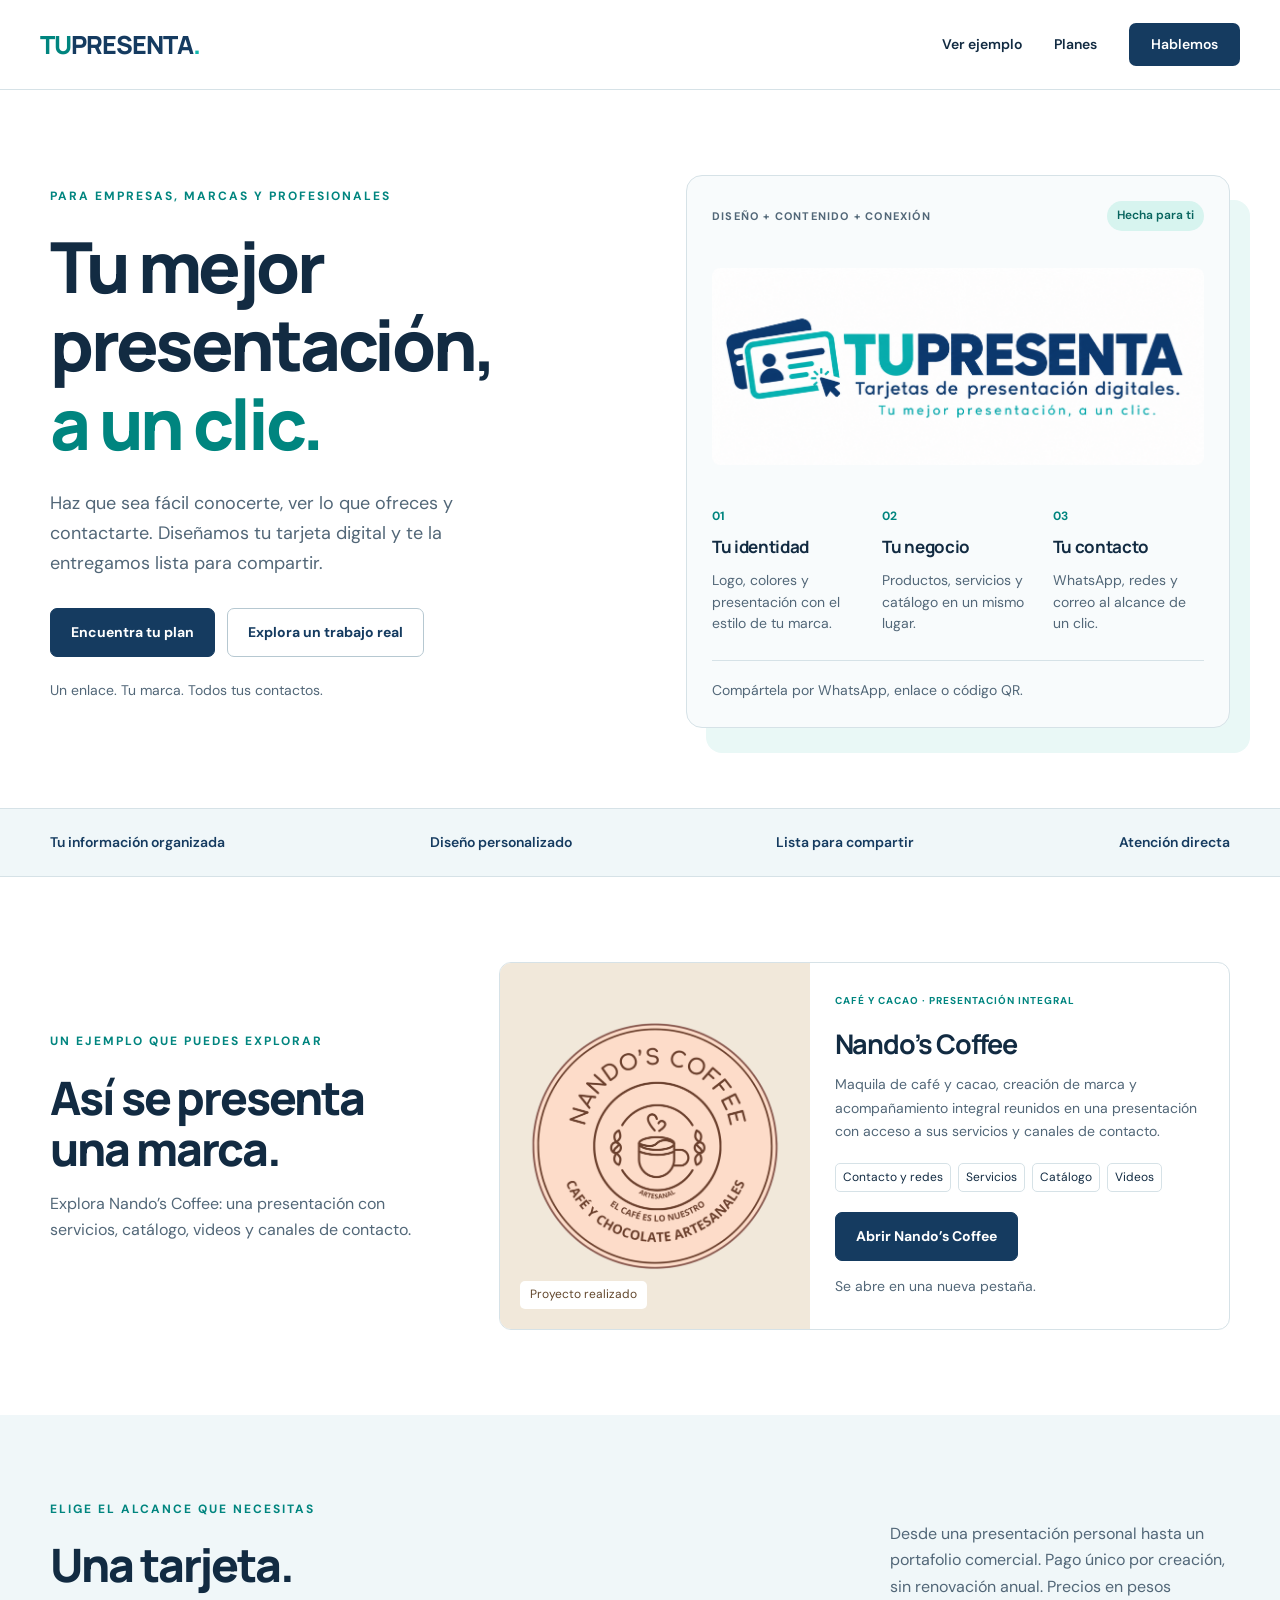
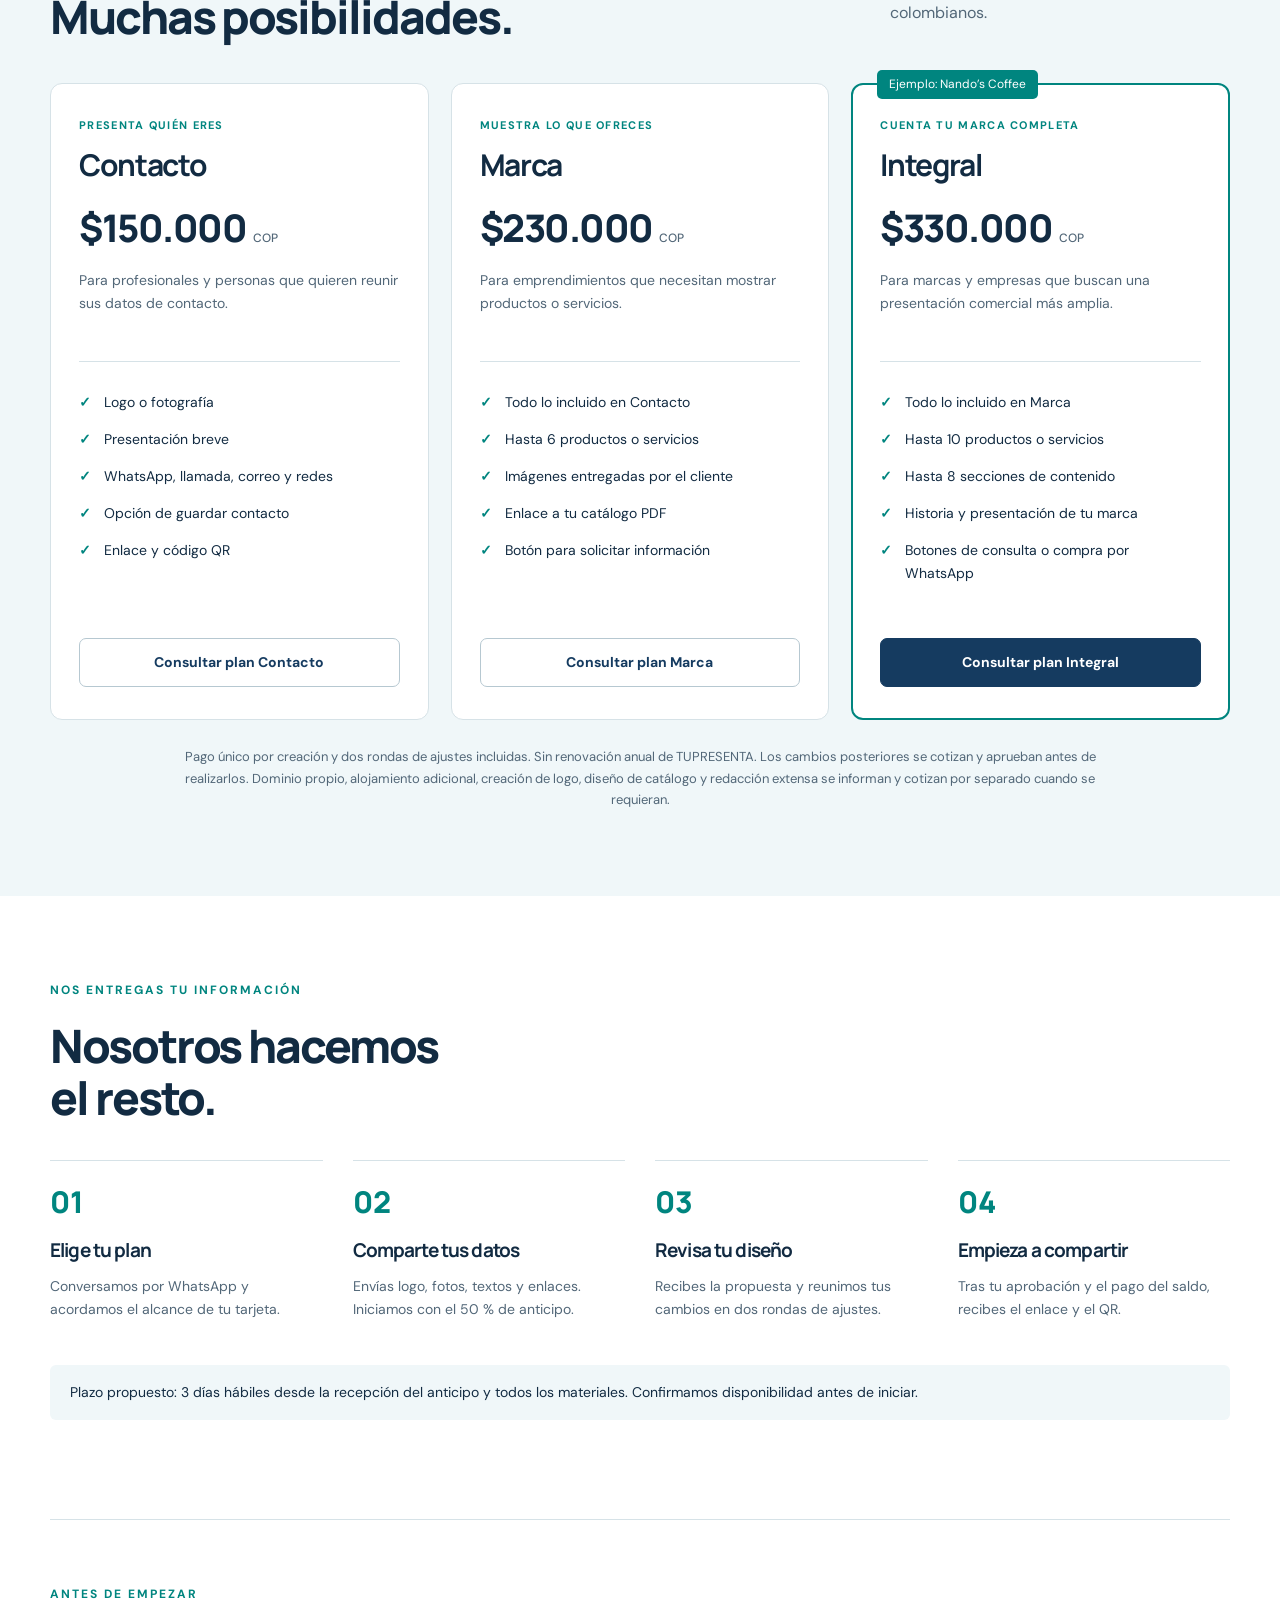
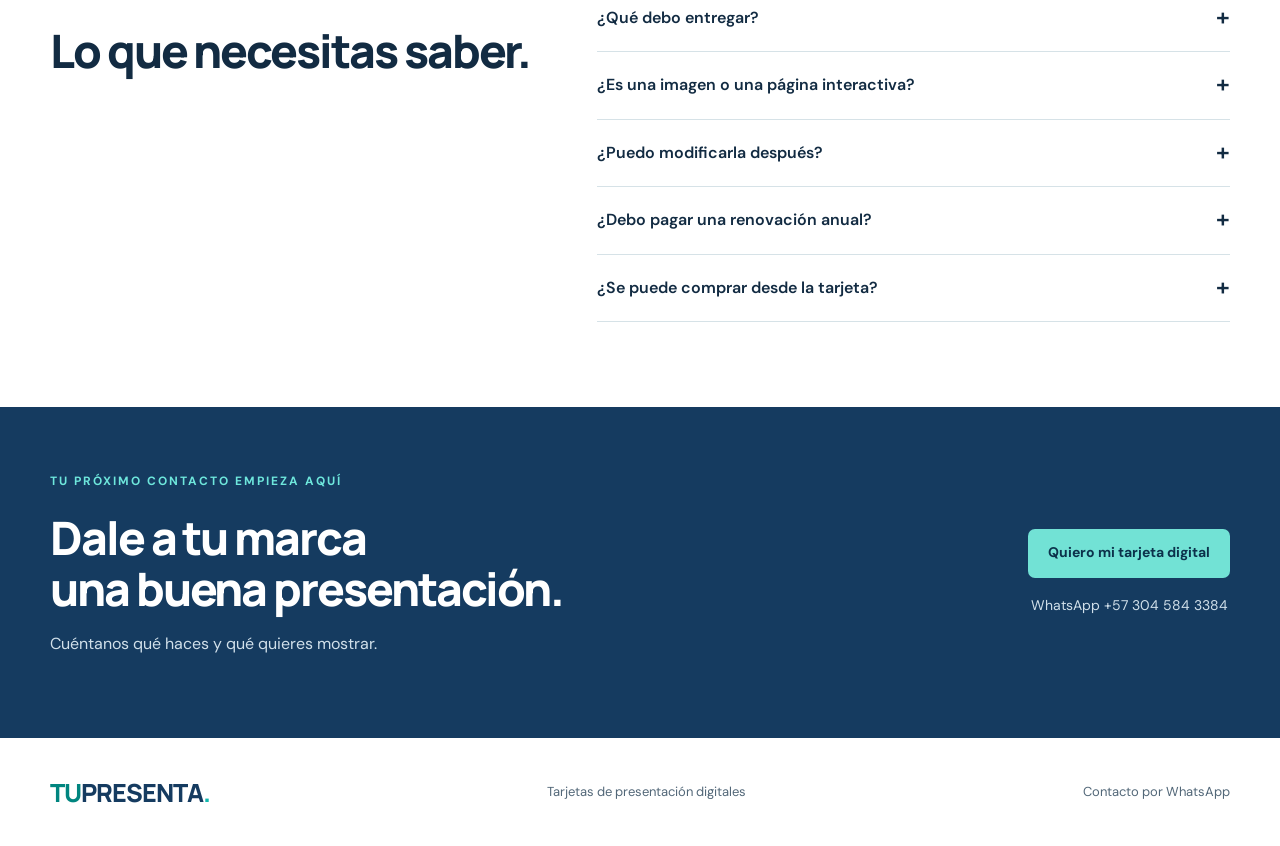
<file: index.html>
<!DOCTYPE html>
<html lang="es">
<head>
  <meta charset="utf-8"><meta name="viewport" content="width=device-width, initial-scale=1">
  <title>TUPRESENTA · Tarjetas de presentación digitales</title>
  <meta name="description" content="Tu marca, WhatsApp, redes y productos en una tarjeta digital personalizada. Conoce nuestros planes desde $150.000 COP.">
  <meta name="theme-color" content="#153b60">
  <link rel="icon" type="image/svg+xml" href="data:image/svg+xml,%3Csvg xmlns='http://www.w3.org/2000/svg' viewBox='0 0 64 64'%3E%3Crect width='64' height='64' rx='14' fill='%23153b60'/%3E%3Ctext x='32' y='42' text-anchor='middle' font-family='Arial' font-size='30' font-weight='bold' fill='%2312b8ae'%3ETU%3C/text%3E%3C/svg%3E">
  <link rel="stylesheet" href="styles.css">
</head>
<body>
  <header class="header"><a class="wordmark" href="#inicio" aria-label="TUPRESENTA, inicio"><span>TU</span>PRESENTA<span class="brand-dot">.</span></a><nav aria-label="Navegación principal"><a href="#ejemplo">Ver ejemplo</a><a href="#planes">Planes</a><a class="nav-cta" href="https://wa.me/573045843384?text=Hola%2C%20quiero%20informaci%C3%B3n%20sobre%20TUPRESENTA." target="_blank" rel="noopener noreferrer">Hablemos</a></nav></header>
  <main>
    <section class="hero wrap" id="inicio">
      <div class="hero-copy"><p class="eyebrow">PARA EMPRESAS, MARCAS Y PROFESIONALES</p><h1>Tu mejor<br>presentación,<br><span>a un clic.</span></h1><p class="intro">Haz que sea fácil conocerte, ver lo que ofreces y contactarte. Diseñamos tu tarjeta digital y te la entregamos lista para compartir.</p><div class="actions"><a class="button primary" href="#planes">Encuentra tu plan</a><a class="button secondary" href="#ejemplo">Explora un trabajo real</a></div><p class="hero-note">Un enlace. Tu marca. Todos tus contactos.</p></div>
      <div class="hero-feature"><div class="feature-top"><span class="tiny-label">DISEÑO + CONTENIDO + CONEXIÓN</span><span class="pill">Hecha para ti</span></div><img class="full-logo" src="tupresenta-logo.png" alt="TUPRESENTA. Tarjetas de presentación digitales. Tu mejor presentación, a un clic." width="1983" height="793"><div class="feature-grid"><div><span class="feature-number">01</span><h2>Tu identidad</h2><p>Logo, colores y presentación con el estilo de tu marca.</p></div><div><span class="feature-number">02</span><h2>Tu negocio</h2><p>Productos, servicios y catálogo en un mismo lugar.</p></div><div><span class="feature-number">03</span><h2>Tu contacto</h2><p>WhatsApp, redes y correo al alcance de un clic.</p></div></div><div class="feature-bottom">Compártela por WhatsApp, enlace o código QR.</div></div>
    </section>
    <div class="benefit-band"><div class="wrap band-inner"><span>Tu información organizada</span><span>Diseño personalizado</span><span>Lista para compartir</span><span>Atención directa</span></div></div>
    <section class="wrap showcase section" id="ejemplo"><div class="section-heading"><p class="eyebrow">UN EJEMPLO QUE PUEDES EXPLORAR</p><h2>Así se presenta<br>una marca.</h2><p>Explora Nando’s Coffee: una presentación con servicios, catálogo, videos y canales de contacto.</p></div><article class="example"><div class="example-image"><img src="nandos-logo.png" alt="Logo de Nando’s Coffee" width="500" height="500" loading="lazy"><span class="example-tag">Proyecto realizado</span></div><div class="example-copy"><p class="eyebrow">CAFÉ Y CACAO · PRESENTACIÓN INTEGRAL</p><h3>Nando’s Coffee</h3><p>Maquila de café y cacao, creación de marca y acompañamiento integral reunidos en una presentación con acceso a sus servicios y canales de contacto.</p><ul class="tags" aria-label="Contenido del ejemplo"><li>Contacto y redes</li><li>Servicios</li><li>Catálogo</li><li>Videos</li></ul><a class="button primary" href="https://nandoscoffee.now.site/home" target="_blank" rel="noopener noreferrer">Abrir Nando’s Coffee</a><p class="small">Se abre en una nueva pestaña.</p></div></article></section>
    <section class="plans-section" id="planes"><div class="wrap section"><div class="plans-heading"><div><p class="eyebrow">ELIGE EL ALCANCE QUE NECESITAS</p><h2>Una tarjeta.<br>Muchas posibilidades.</h2></div><p>Desde una presentación personal hasta un portafolio comercial. Pago único por creación, sin renovación anual. Precios en pesos colombianos.</p></div><div class="plans">
      <article class="plan"><p class="plan-kicker">PRESENTA QUIÉN ERES</p><h3>Contacto</h3><p class="price">$150.000 <span>COP</span></p><p class="plan-description">Para profesionales y personas que quieren reunir sus datos de contacto.</p><ul><li>Logo o fotografía</li><li>Presentación breve</li><li>WhatsApp, llamada, correo y redes</li><li>Opción de guardar contacto</li><li>Enlace y código QR</li></ul><a class="button secondary" href="https://wa.me/573045843384?text=Hola%2C%20me%20interesa%20el%20plan%20Contacto%20de%20TUPRESENTA%20por%20%24150.000%20COP." target="_blank" rel="noopener noreferrer">Consultar plan Contacto</a></article>
      <article class="plan"><p class="plan-kicker">MUESTRA LO QUE OFRECES</p><h3>Marca</h3><p class="price">$230.000 <span>COP</span></p><p class="plan-description">Para emprendimientos que necesitan mostrar productos o servicios.</p><ul><li>Todo lo incluido en Contacto</li><li>Hasta 6 productos o servicios</li><li>Imágenes entregadas por el cliente</li><li>Enlace a tu catálogo PDF</li><li>Botón para solicitar información</li></ul><a class="button secondary" href="https://wa.me/573045843384?text=Hola%2C%20me%20interesa%20el%20plan%20Marca%20de%20TUPRESENTA%20por%20%24230.000%20COP." target="_blank" rel="noopener noreferrer">Consultar plan Marca</a></article>
      <article class="plan featured"><span class="plan-badge">Ejemplo: Nando’s Coffee</span><p class="plan-kicker">CUENTA TU MARCA COMPLETA</p><h3>Integral</h3><p class="price">$330.000 <span>COP</span></p><p class="plan-description">Para marcas y empresas que buscan una presentación comercial más amplia.</p><ul><li>Todo lo incluido en Marca</li><li>Hasta 10 productos o servicios</li><li>Hasta 8 secciones de contenido</li><li>Historia y presentación de tu marca</li><li>Botones de consulta o compra por WhatsApp</li></ul><a class="button primary" href="https://wa.me/573045843384?text=Hola%2C%20me%20interesa%20el%20plan%20Integral%20de%20TUPRESENTA%20por%20%24330.000%20COP." target="_blank" rel="noopener noreferrer">Consultar plan Integral</a></article>
    </div><p class="plans-note">Pago único por creación y dos rondas de ajustes incluidas. Sin renovación anual de TUPRESENTA. Los cambios posteriores se cotizan y aprueban antes de realizarlos. Dominio propio, alojamiento adicional, creación de logo, diseño de catálogo y redacción extensa se informan y cotizan por separado cuando se requieran.</p></div></section>
    <section class="wrap section process"><div class="section-heading"><p class="eyebrow">NOS ENTREGAS TU INFORMACIÓN</p><h2>Nosotros hacemos<br>el resto.</h2></div><ol class="steps"><li><span>01</span><h3>Elige tu plan</h3><p>Conversamos por WhatsApp y acordamos el alcance de tu tarjeta.</p></li><li><span>02</span><h3>Comparte tus datos</h3><p>Envías logo, fotos, textos y enlaces. Iniciamos con el 50 % de anticipo.</p></li><li><span>03</span><h3>Revisa tu diseño</h3><p>Recibes la propuesta y reunimos tus cambios en dos rondas de ajustes.</p></li><li><span>04</span><h3>Empieza a compartir</h3><p>Tras tu aprobación y el pago del saldo, recibes el enlace y el QR.</p></li></ol><p class="timing">Plazo propuesto: 3 días hábiles desde la recepción del anticipo y todos los materiales. Confirmamos disponibilidad antes de iniciar.</p></section>
    <section class="wrap faq section"><div><p class="eyebrow">ANTES DE EMPEZAR</p><h2>Lo que necesitas saber.</h2></div><div class="faq-list"><details><summary>¿Qué debo entregar?</summary><p>Tu logo o foto, datos de contacto, enlaces de redes, textos e imágenes de los productos o servicios. En el plan Marca o Integral, también tu catálogo si quieres enlazarlo.</p></details><details><summary>¿Es una imagen o una página interactiva?</summary><p>Es una página de presentación con botones y enlaces. La compartes mediante una dirección web o un código QR. El visitante la abre en su navegador.</p></details><details><summary>¿Puedo modificarla después?</summary><p>Sí. Las dos rondas de ajustes iniciales están incluidas. Después de la entrega, cada cambio se cotiza según su alcance y se realiza con tu aprobación.</p></details><details><summary>¿Debo pagar una renovación anual?</summary><p>No. TUPRESENTA cobra una sola vez por la creación. Después solo pagas los cambios que solicites y apruebes. Si necesitas dominio propio o alojamiento adicional, sus costos se informan desde la cotización inicial.</p></details><details><summary>¿Se puede comprar desde la tarjeta?</summary><p>Los botones de compra abren una conversación con tu WhatsApp para gestionar el pedido. Los planes no incluyen carrito, pasarela de pago ni tienda en línea.</p></details></div></section>
    <section class="contact-section"><div class="wrap contact-inner"><div><p class="eyebrow">TU PRÓXIMO CONTACTO EMPIEZA AQUÍ</p><h2>Dale a tu marca<br>una buena presentación.</h2><p>Cuéntanos qué haces y qué quieres mostrar.</p></div><div class="contact-actions"><a class="button light" href="https://wa.me/573045843384?text=Hola%2C%20quiero%20crear%20mi%20tarjeta%20digital%20con%20TUPRESENTA." target="_blank" rel="noopener noreferrer">Quiero mi tarjeta digital</a><span>WhatsApp +57 304 584 3384</span></div></div></section>
  </main><footer class="wrap footer"><a class="wordmark" href="#inicio"><span>TU</span>PRESENTA<span class="brand-dot">.</span></a><p>Tarjetas de presentación digitales</p><a href="https://wa.me/573045843384" target="_blank" rel="noopener noreferrer">Contacto por WhatsApp</a></footer>
</body>
</html>
</file>
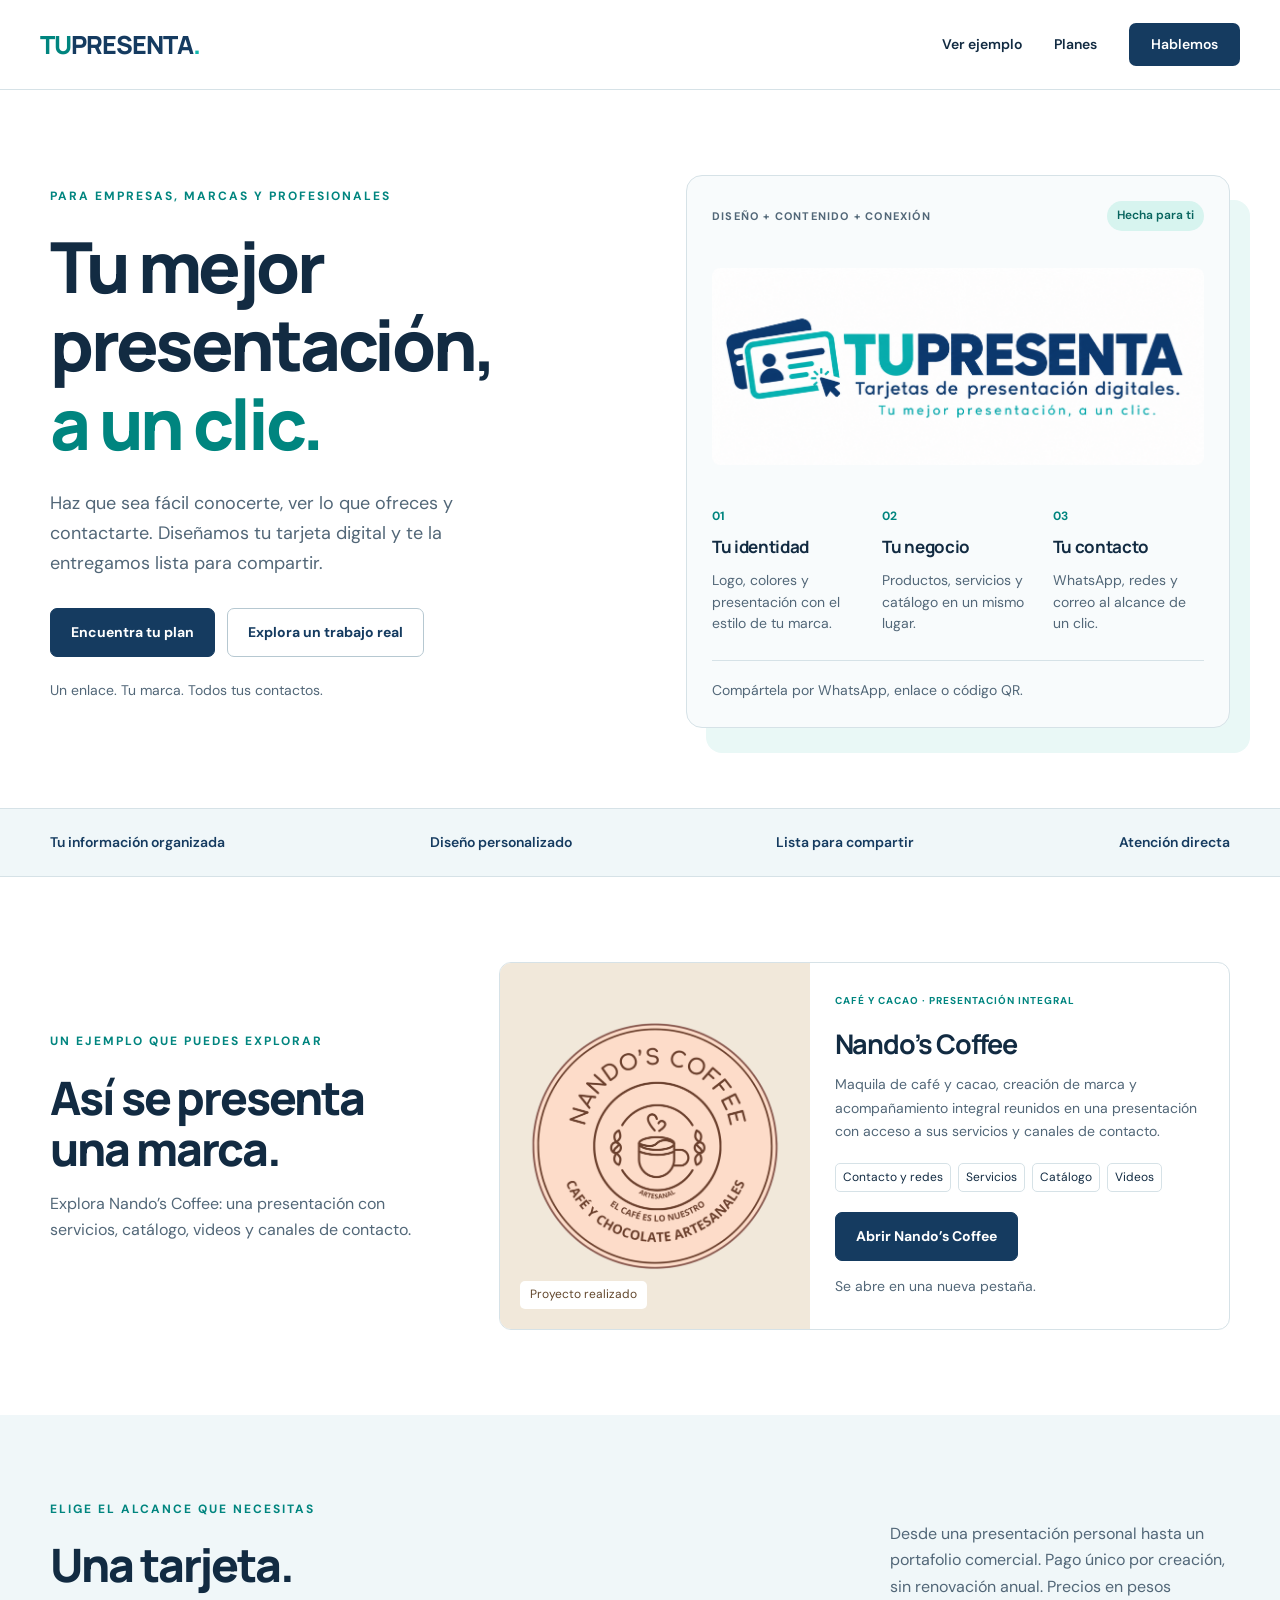
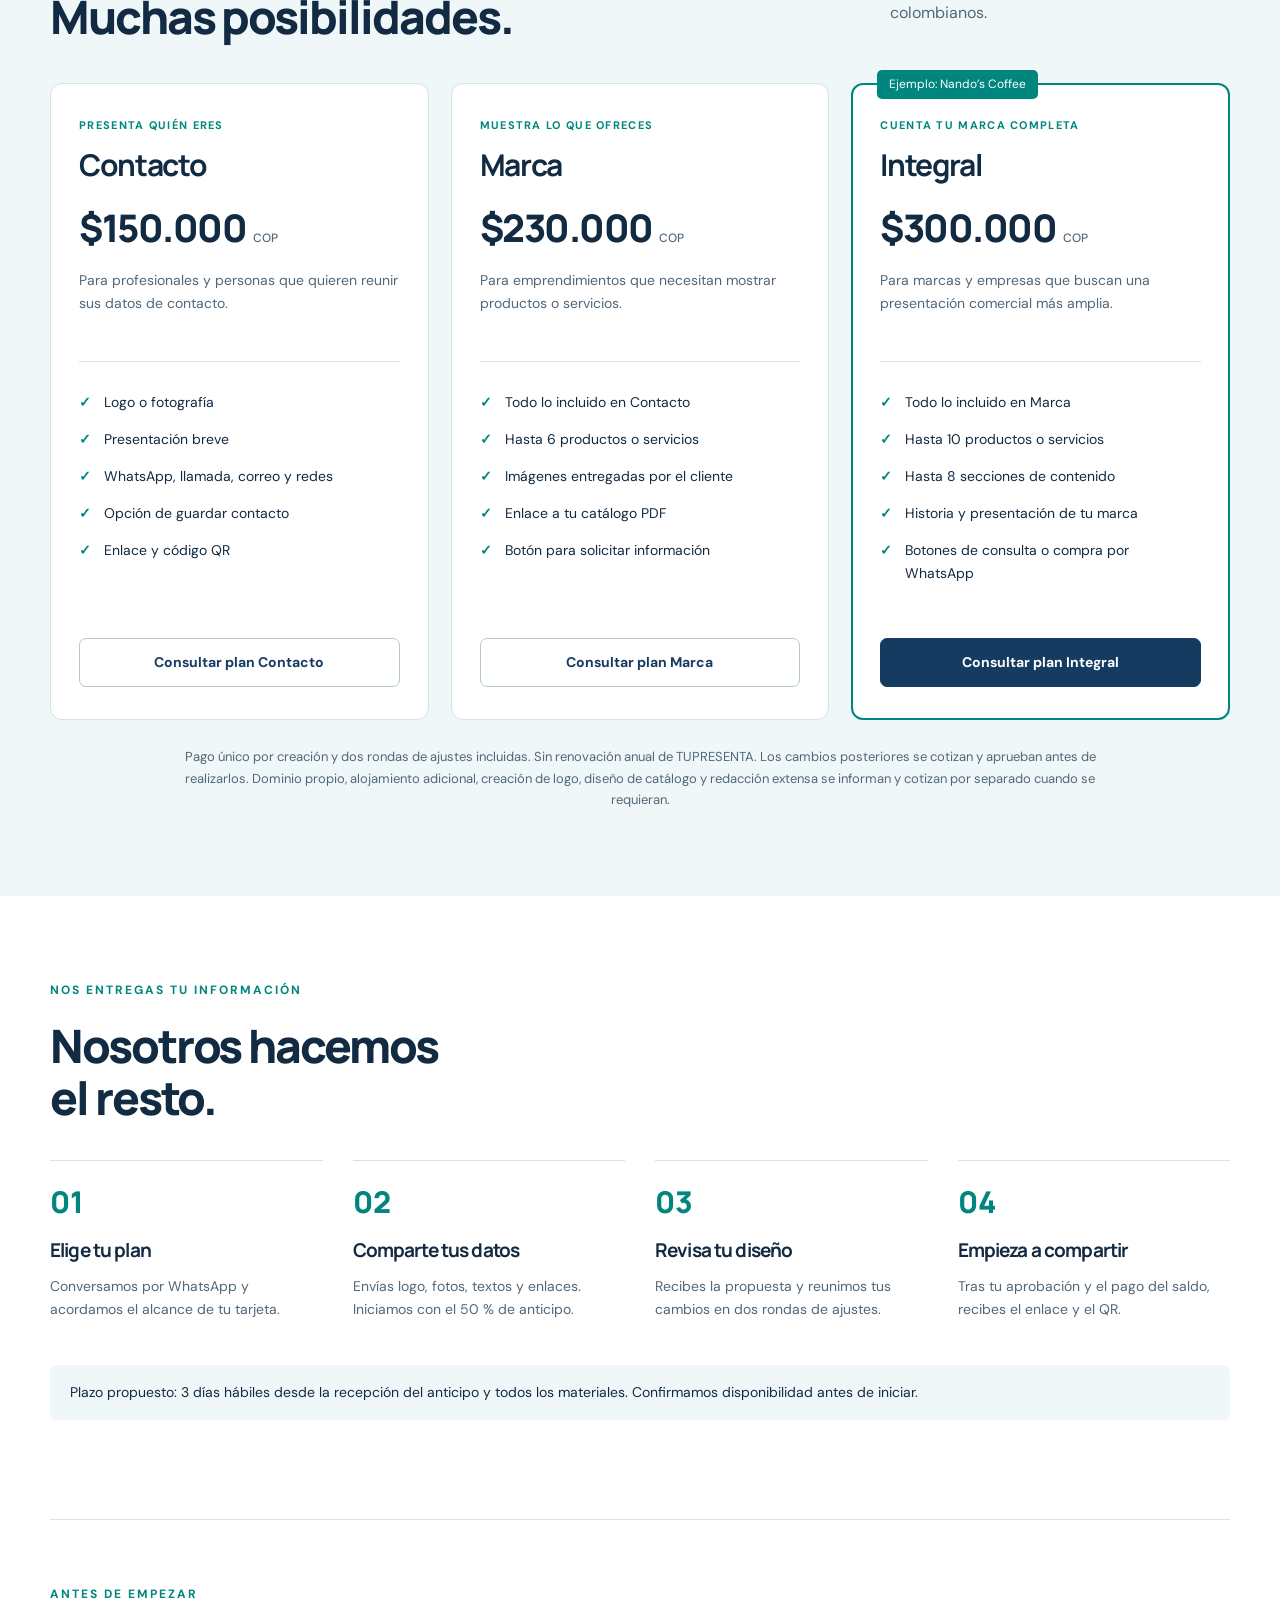
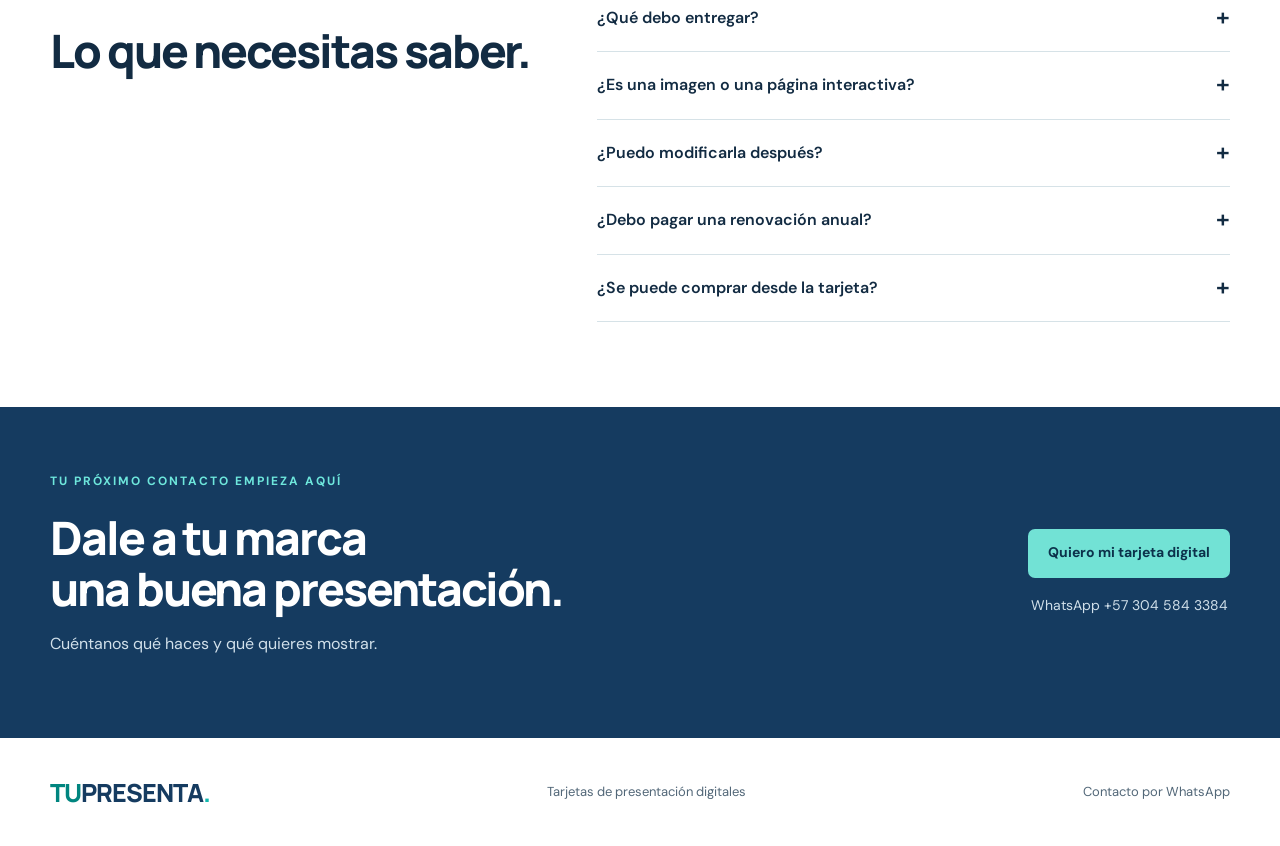
<file: index (1).html>
<!DOCTYPE html>
<html lang="es">
<head>
  <meta charset="utf-8"><meta name="viewport" content="width=device-width, initial-scale=1">
  <title>TUPRESENTA · Tarjetas de presentación digitales</title>
  <meta name="description" content="Tu marca, WhatsApp, redes y productos en una tarjeta digital personalizada. Conoce nuestros planes desde $150.000 COP.">
  <meta name="theme-color" content="#153b60">
  <link rel="icon" type="image/svg+xml" href="data:image/svg+xml,%3Csvg xmlns='http://www.w3.org/2000/svg' viewBox='0 0 64 64'%3E%3Crect width='64' height='64' rx='14' fill='%23153b60'/%3E%3Ctext x='32' y='42' text-anchor='middle' font-family='Arial' font-size='30' font-weight='bold' fill='%2312b8ae'%3ETU%3C/text%3E%3C/svg%3E">
  <link rel="stylesheet" href="styles.css">
</head>
<body>
  <header class="header"><a class="wordmark" href="#inicio" aria-label="TUPRESENTA, inicio"><span>TU</span>PRESENTA<span class="brand-dot">.</span></a><nav aria-label="Navegación principal"><a href="#ejemplo">Ver ejemplo</a><a href="#planes">Planes</a><a class="nav-cta" href="https://wa.me/573045843384?text=Hola%2C%20quiero%20informaci%C3%B3n%20sobre%20TUPRESENTA." target="_blank" rel="noopener noreferrer">Hablemos</a></nav></header>
  <main>
    <section class="hero wrap" id="inicio">
      <div class="hero-copy"><p class="eyebrow">PARA EMPRESAS, MARCAS Y PROFESIONALES</p><h1>Tu mejor<br>presentación,<br><span>a un clic.</span></h1><p class="intro">Haz que sea fácil conocerte, ver lo que ofreces y contactarte. Diseñamos tu tarjeta digital y te la entregamos lista para compartir.</p><div class="actions"><a class="button primary" href="#planes">Encuentra tu plan</a><a class="button secondary" href="#ejemplo">Explora un trabajo real</a></div><p class="hero-note">Un enlace. Tu marca. Todos tus contactos.</p></div>
      <div class="hero-feature"><div class="feature-top"><span class="tiny-label">DISEÑO + CONTENIDO + CONEXIÓN</span><span class="pill">Hecha para ti</span></div><img class="full-logo" src="tupresenta-logo.png" alt="TUPRESENTA. Tarjetas de presentación digitales. Tu mejor presentación, a un clic." width="1983" height="793"><div class="feature-grid"><div><span class="feature-number">01</span><h2>Tu identidad</h2><p>Logo, colores y presentación con el estilo de tu marca.</p></div><div><span class="feature-number">02</span><h2>Tu negocio</h2><p>Productos, servicios y catálogo en un mismo lugar.</p></div><div><span class="feature-number">03</span><h2>Tu contacto</h2><p>WhatsApp, redes y correo al alcance de un clic.</p></div></div><div class="feature-bottom">Compártela por WhatsApp, enlace o código QR.</div></div>
    </section>
    <div class="benefit-band"><div class="wrap band-inner"><span>Tu información organizada</span><span>Diseño personalizado</span><span>Lista para compartir</span><span>Atención directa</span></div></div>
    <section class="wrap showcase section" id="ejemplo"><div class="section-heading"><p class="eyebrow">UN EJEMPLO QUE PUEDES EXPLORAR</p><h2>Así se presenta<br>una marca.</h2><p>Explora Nando’s Coffee: una presentación con servicios, catálogo, videos y canales de contacto.</p></div><article class="example"><div class="example-image"><img src="nandos-logo.png" alt="Logo de Nando’s Coffee" width="500" height="500" loading="lazy"><span class="example-tag">Proyecto realizado</span></div><div class="example-copy"><p class="eyebrow">CAFÉ Y CACAO · PRESENTACIÓN INTEGRAL</p><h3>Nando’s Coffee</h3><p>Maquila de café y cacao, creación de marca y acompañamiento integral reunidos en una presentación con acceso a sus servicios y canales de contacto.</p><ul class="tags" aria-label="Contenido del ejemplo"><li>Contacto y redes</li><li>Servicios</li><li>Catálogo</li><li>Videos</li></ul><a class="button primary" href="https://nandoscoffee.now.site/home" target="_blank" rel="noopener noreferrer">Abrir Nando’s Coffee</a><p class="small">Se abre en una nueva pestaña.</p></div></article></section>
    <section class="plans-section" id="planes"><div class="wrap section"><div class="plans-heading"><div><p class="eyebrow">ELIGE EL ALCANCE QUE NECESITAS</p><h2>Una tarjeta.<br>Muchas posibilidades.</h2></div><p>Desde una presentación personal hasta un portafolio comercial. Pago único por creación, sin renovación anual. Precios en pesos colombianos.</p></div><div class="plans">
      <article class="plan"><p class="plan-kicker">PRESENTA QUIÉN ERES</p><h3>Contacto</h3><p class="price">$150.000 <span>COP</span></p><p class="plan-description">Para profesionales y personas que quieren reunir sus datos de contacto.</p><ul><li>Logo o fotografía</li><li>Presentación breve</li><li>WhatsApp, llamada, correo y redes</li><li>Opción de guardar contacto</li><li>Enlace y código QR</li></ul><a class="button secondary" href="https://wa.me/573045843384?text=Hola%2C%20me%20interesa%20el%20plan%20Contacto%20de%20TUPRESENTA%20por%20%24150.000%20COP." target="_blank" rel="noopener noreferrer">Consultar plan Contacto</a></article>
      <article class="plan"><p class="plan-kicker">MUESTRA LO QUE OFRECES</p><h3>Marca</h3><p class="price">$230.000 <span>COP</span></p><p class="plan-description">Para emprendimientos que necesitan mostrar productos o servicios.</p><ul><li>Todo lo incluido en Contacto</li><li>Hasta 6 productos o servicios</li><li>Imágenes entregadas por el cliente</li><li>Enlace a tu catálogo PDF</li><li>Botón para solicitar información</li></ul><a class="button secondary" href="https://wa.me/573045843384?text=Hola%2C%20me%20interesa%20el%20plan%20Marca%20de%20TUPRESENTA%20por%20%24230.000%20COP." target="_blank" rel="noopener noreferrer">Consultar plan Marca</a></article>
      <article class="plan featured"><span class="plan-badge">Ejemplo: Nando’s Coffee</span><p class="plan-kicker">CUENTA TU MARCA COMPLETA</p><h3>Integral</h3><p class="price">$300.000 <span>COP</span></p><p class="plan-description">Para marcas y empresas que buscan una presentación comercial más amplia.</p><ul><li>Todo lo incluido en Marca</li><li>Hasta 10 productos o servicios</li><li>Hasta 8 secciones de contenido</li><li>Historia y presentación de tu marca</li><li>Botones de consulta o compra por WhatsApp</li></ul><a class="button primary" href="https://wa.me/573045843384?text=Hola%2C%20me%20interesa%20el%20plan%20Integral%20de%20TUPRESENTA%20por%20%24300.000%20COP." target="_blank" rel="noopener noreferrer">Consultar plan Integral</a></article>
    </div><p class="plans-note">Pago único por creación y dos rondas de ajustes incluidas. Sin renovación anual de TUPRESENTA. Los cambios posteriores se cotizan y aprueban antes de realizarlos. Dominio propio, alojamiento adicional, creación de logo, diseño de catálogo y redacción extensa se informan y cotizan por separado cuando se requieran.</p></div></section>
    <section class="wrap section process"><div class="section-heading"><p class="eyebrow">NOS ENTREGAS TU INFORMACIÓN</p><h2>Nosotros hacemos<br>el resto.</h2></div><ol class="steps"><li><span>01</span><h3>Elige tu plan</h3><p>Conversamos por WhatsApp y acordamos el alcance de tu tarjeta.</p></li><li><span>02</span><h3>Comparte tus datos</h3><p>Envías logo, fotos, textos y enlaces. Iniciamos con el 50 % de anticipo.</p></li><li><span>03</span><h3>Revisa tu diseño</h3><p>Recibes la propuesta y reunimos tus cambios en dos rondas de ajustes.</p></li><li><span>04</span><h3>Empieza a compartir</h3><p>Tras tu aprobación y el pago del saldo, recibes el enlace y el QR.</p></li></ol><p class="timing">Plazo propuesto: 3 días hábiles desde la recepción del anticipo y todos los materiales. Confirmamos disponibilidad antes de iniciar.</p></section>
    <section class="wrap faq section"><div><p class="eyebrow">ANTES DE EMPEZAR</p><h2>Lo que necesitas saber.</h2></div><div class="faq-list"><details><summary>¿Qué debo entregar?</summary><p>Tu logo o foto, datos de contacto, enlaces de redes, textos e imágenes de los productos o servicios. En el plan Marca o Integral, también tu catálogo si quieres enlazarlo.</p></details><details><summary>¿Es una imagen o una página interactiva?</summary><p>Es una página de presentación con botones y enlaces. La compartes mediante una dirección web o un código QR. El visitante la abre en su navegador.</p></details><details><summary>¿Puedo modificarla después?</summary><p>Sí. Las dos rondas de ajustes iniciales están incluidas. Después de la entrega, cada cambio se cotiza según su alcance y se realiza con tu aprobación.</p></details><details><summary>¿Debo pagar una renovación anual?</summary><p>No. TUPRESENTA cobra una sola vez por la creación. Después solo pagas los cambios que solicites y apruebes. Si necesitas dominio propio o alojamiento adicional, sus costos se informan desde la cotización inicial.</p></details><details><summary>¿Se puede comprar desde la tarjeta?</summary><p>Los botones de compra abren una conversación con tu WhatsApp para gestionar el pedido. Los planes no incluyen carrito, pasarela de pago ni tienda en línea.</p></details></div></section>
    <section class="contact-section"><div class="wrap contact-inner"><div><p class="eyebrow">TU PRÓXIMO CONTACTO EMPIEZA AQUÍ</p><h2>Dale a tu marca<br>una buena presentación.</h2><p>Cuéntanos qué haces y qué quieres mostrar.</p></div><div class="contact-actions"><a class="button light" href="https://wa.me/573045843384?text=Hola%2C%20quiero%20crear%20mi%20tarjeta%20digital%20con%20TUPRESENTA." target="_blank" rel="noopener noreferrer">Quiero mi tarjeta digital</a><span>WhatsApp +57 304 584 3384</span></div></div></section>
  </main><footer class="wrap footer"><a class="wordmark" href="#inicio"><span>TU</span>PRESENTA<span class="brand-dot">.</span></a><p>Tarjetas de presentación digitales</p><a href="https://wa.me/573045843384" target="_blank" rel="noopener noreferrer">Contacto por WhatsApp</a></footer>
</body>
</html>
</file>
<file: styles.css>
@import url('https://fonts.googleapis.com/css2?family=DM+Sans:wght@400;500;600;700&family=Manrope:wght@400;500;600;700;800&display=swap');
:root{--navy:#153b60;--ink:#122b42;--teal:#00857f;--mint:#12b8ae;--pale:#f0f7f9;--line:#d6e2e7;--muted:#526778}*{box-sizing:border-box}html{scroll-behavior:smooth;scroll-padding-top:95px}body{margin:0;color:var(--ink);background:white;font-family:'DM Sans',sans-serif;font-size:16px;line-height:1.65}a{color:inherit;text-decoration:none}button,a,summary{-webkit-tap-highlight-color:transparent}a:focus-visible,summary:focus-visible{outline:3px solid var(--mint);outline-offset:5px}img{max-width:100%;height:auto;display:block}.wrap{width:min(1180px,calc(100% - 80px));margin-inline:auto}.header{min-height:90px;padding:22px 40px;display:flex;justify-content:space-between;align-items:center;border-bottom:1px solid var(--line);gap:24px}.wordmark{font-family:Manrope,sans-serif;font-size:25px;font-weight:800;letter-spacing:-1px;white-space:nowrap;color:var(--navy)}.wordmark span:first-child{color:var(--teal)}.wordmark .brand-dot{color:var(--mint)}nav{display:flex;align-items:center;gap:32px;font-size:14px;font-weight:600}.nav-cta{padding:10px 22px;background:var(--navy);color:white;border-radius:7px}.hero{padding-block:85px 80px;display:grid;grid-template-columns:1.05fr 1fr;gap:65px;align-items:center}.eyebrow{font-size:12px;letter-spacing:2px;font-weight:700;color:var(--teal);margin:0 0 20px}h1,h2,h3{font-family:Manrope,sans-serif;line-height:1.12;letter-spacing:-.045em;margin:0}h1{font-size:clamp(48px,5.5vw,76px);font-weight:800}h1 span{color:var(--teal)}.intro{max-width:460px;color:var(--muted);font-size:18px;margin:26px 0 30px}.actions{display:flex;gap:12px;flex-wrap:wrap}.button{display:inline-flex;justify-content:center;align-items:center;text-align:center;min-height:49px;padding:13px 20px;border-radius:7px;font-size:14px;font-weight:700;line-height:1.4;transition:background .2s,transform .2s}.button:hover{transform:translateY(-2px)}.primary{background:var(--navy);color:white;border:1px solid var(--navy)}.primary:hover{background:#0a2946}.secondary{border:1px solid #b6c8d1;color:var(--navy);background:white}.secondary:hover{background:var(--pale)}.hero-note{font-size:14px;color:var(--muted);margin-top:22px}.hero-feature{border:1px solid var(--line);background:#f8fbfc;border-radius:16px;padding:25px;box-shadow:20px 25px 0 #e9f8f6}.feature-top{display:flex;justify-content:space-between;align-items:center;gap:16px}.tiny-label{font-size:11px;letter-spacing:1.2px;font-weight:700;color:var(--muted)}.pill{white-space:nowrap;background:#d7f4ef;color:#07645e;padding:5px 10px;font-size:12px;border-radius:20px;font-weight:600}.full-logo{margin:37px 0;width:100%;border-radius:8px}.feature-grid{display:grid;grid-template-columns:repeat(3,1fr);gap:19px}.feature-number{font-size:12px;color:var(--teal);font-weight:700}.feature-grid h2{font-size:17px;letter-spacing:-.02em;margin-top:9px}.feature-grid p{font-size:14px;line-height:1.55;color:var(--muted);margin-bottom:0}.feature-bottom{border-top:1px solid var(--line);margin-top:25px;padding-top:18px;font-size:14px;color:var(--muted)}.benefit-band{border-block:1px solid var(--line);background:var(--pale)}.band-inner{display:flex;justify-content:space-between;gap:20px;padding-block:22px;font-size:14px;font-weight:600;color:var(--navy)}.section{padding-block:85px}.section-heading h2,.plans-heading h2,.contact-inner h2,.faq h2{font-size:clamp(32px,3.6vw,48px);font-weight:800}.section-heading>p:last-child{max-width:430px;color:var(--muted)}.showcase{display:grid;grid-template-columns:.7fr 1.3fr;gap:55px;align-items:center}.example{display:grid;grid-template-columns:.85fr 1.15fr;border:1px solid var(--line);border-radius:12px;overflow:hidden}.example-image{background:#f1e8da;min-height:340px;display:flex;align-items:center;justify-content:center;position:relative;padding:24px}.example-image img{width:100%;max-height:260px;object-fit:contain}.example-tag{position:absolute;bottom:20px;left:20px;font-size:12px;background:white;padding:4px 10px;border-radius:5px;color:#62472d}.example-copy{padding:30px 25px}.example-copy .eyebrow{font-size:10px;letter-spacing:1px;line-height:1.6}.example-copy h3{font-size:27px}.example-copy>p:not(.eyebrow){font-size:14px;color:var(--muted)}.tags{list-style:none;padding:0;display:flex;gap:7px;flex-wrap:wrap;margin-block:20px}.tags li{font-size:12px;border:1px solid var(--line);border-radius:5px;padding:4px 7px}.example-copy .small{font-size:12px;margin-bottom:0}.plans-section{background:var(--pale)}.plans-heading{display:flex;justify-content:space-between;align-items:end;gap:40px;margin-bottom:40px}.plans-heading>p{max-width:340px;color:var(--muted)}.plans{display:grid;grid-template-columns:repeat(3,1fr);gap:22px}.plan{background:white;border:1px solid var(--line);padding:32px 28px;border-radius:12px;display:flex;flex-direction:column;position:relative}.plan.featured{border:2px solid var(--teal);padding:31px 27px}.plan-badge{position:absolute;top:-15px;left:24px;background:var(--teal);color:white;font-size:12px;padding:5px 12px;border-radius:5px}.plan-kicker{font-size:11px;letter-spacing:1.3px;color:var(--teal);font-weight:700;margin:0 0 14px}.plan h3{font-size:30px}.price{font-family:Manrope,sans-serif;font-size:38px;font-weight:800;letter-spacing:-1.5px;line-height:1.3;margin:22px 0 16px}.price span{font:500 12px 'DM Sans',sans-serif;letter-spacing:0;color:var(--muted)}.plan-description{color:var(--muted);font-size:14px;margin:0;min-height:72px}.plan ul{list-style:none;padding:22px 0;margin:20px 0 24px;border-top:1px solid var(--line);flex:1}.plan li{font-size:14px;padding:7px 0 7px 25px;position:relative}.plan li:before{content:'✓';position:absolute;left:0;color:var(--teal);font-weight:700}.plans-note{font-size:13px;color:var(--muted);max-width:930px;margin:26px auto 0;text-align:center}.process .section-heading{margin-bottom:36px}.steps{list-style:none;padding:0;display:grid;grid-template-columns:repeat(4,1fr);gap:30px}.steps li{border-top:1px solid var(--line);padding-top:20px}.steps span{font:800 30px Manrope,sans-serif;color:var(--teal)}.steps h3{font-size:19px;margin-top:18px}.steps p{font-size:14px;color:var(--muted)}.timing{font-size:14px;background:var(--pale);border-radius:6px;padding:16px 20px;margin-top:30px}.faq{border-top:1px solid var(--line);display:grid;grid-template-columns:1fr 1.3fr;gap:60px;padding-top:65px}.faq-list details{border-bottom:1px solid var(--line)}summary{padding:20px 28px 20px 0;cursor:pointer;font-weight:600;font-size:16px;position:relative;list-style:none}summary::-webkit-details-marker{display:none}summary:after{content:'+';position:absolute;right:0;font-size:24px;line-height:1}details[open] summary:after{content:'−'}details p{color:var(--muted);font-size:14px;margin:0 0 22px}.contact-section{background:var(--navy);color:white;padding-block:65px}.contact-inner{display:flex;justify-content:space-between;align-items:center;gap:40px}.contact-inner .eyebrow{color:#6ee7dc}.contact-inner p:last-child{color:#d1e0ea}.contact-actions{display:flex;flex-direction:column;align-items:center;gap:16px}.light{background:#72e2d5;color:#0c324b}.light:hover{background:#9becdf}.contact-actions span{font-size:14px;color:#d1e0ea}.footer{padding-block:30px;display:flex;justify-content:space-between;align-items:center;gap:20px}.footer p,.footer>a:last-child{font-size:13px;color:var(--muted)}
@media(min-width:1600px){.hero{padding-block:100px}.wrap{width:min(1260px,calc(100% - 100px))}}@media(max-width:1000px){.wrap{width:calc(100% - 48px)}.hero{gap:30px;padding-block:60px}.hero-feature{padding:20px}.feature-grid{gap:10px}.feature-grid h2{font-size:15px}.showcase{grid-template-columns:1fr;gap:25px}.section-heading>p:last-child{max-width:650px}.example-image{min-height:280px}.plans{gap:14px}.plan{padding:28px 20px}.plan.featured{padding:27px 19px}.price{font-size:32px}.steps{gap:20px}.faq{gap:35px}}@media(max-width:700px){html{scroll-padding-top:20px}.header{padding:18px 20px;flex-wrap:wrap;gap:13px;min-height:0}.wordmark{font-size:23px}nav{gap:16px;font-size:13px}nav .nav-cta{display:none}.wrap{width:calc(100% - 40px)}.hero{grid-template-columns:1fr;padding-block:42px 50px;gap:34px}h1{font-size:55px}.eyebrow{font-size:10px;letter-spacing:1.4px}.intro{font-size:17px}.hero-feature{box-shadow:9px 12px 0 #e9f8f6}.full-logo{margin-block:24px}.feature-top{flex-wrap:wrap}.feature-grid h2{font-size:15px}.feature-grid p{font-size:13px}.tiny-label{font-size:10px}.band-inner{display:grid;grid-template-columns:1fr 1fr;gap:13px;font-size:12px}.section{padding-block:50px}.example{grid-template-columns:1fr}.example-image{min-height:210px;padding:28px}.example-image img{max-width:240px;max-height:190px}.example-copy{padding:27px}.plans-heading{display:block;margin-bottom:32px}.plans-heading>p{max-width:none;font-size:15px}.plans{grid-template-columns:1fr;gap:27px}.plan,.plan.featured{padding:30px}.plan-description{min-height:0}.plan ul{margin-block:18px}.plans-note{text-align:left}.steps{grid-template-columns:1fr 1fr;gap:22px}.steps h3{font-size:17px}.faq{grid-template-columns:1fr;gap:15px}.contact-section{padding-block:45px}.contact-inner{display:block}.contact-actions{align-items:start;margin-top:28px}.footer{flex-direction:column;align-items:start;gap:5px}.footer p{margin-block:5px}}@media(prefers-reduced-motion:reduce){html{scroll-behavior:auto}.button{transition:none}.button:hover{transform:none}}
</file>
